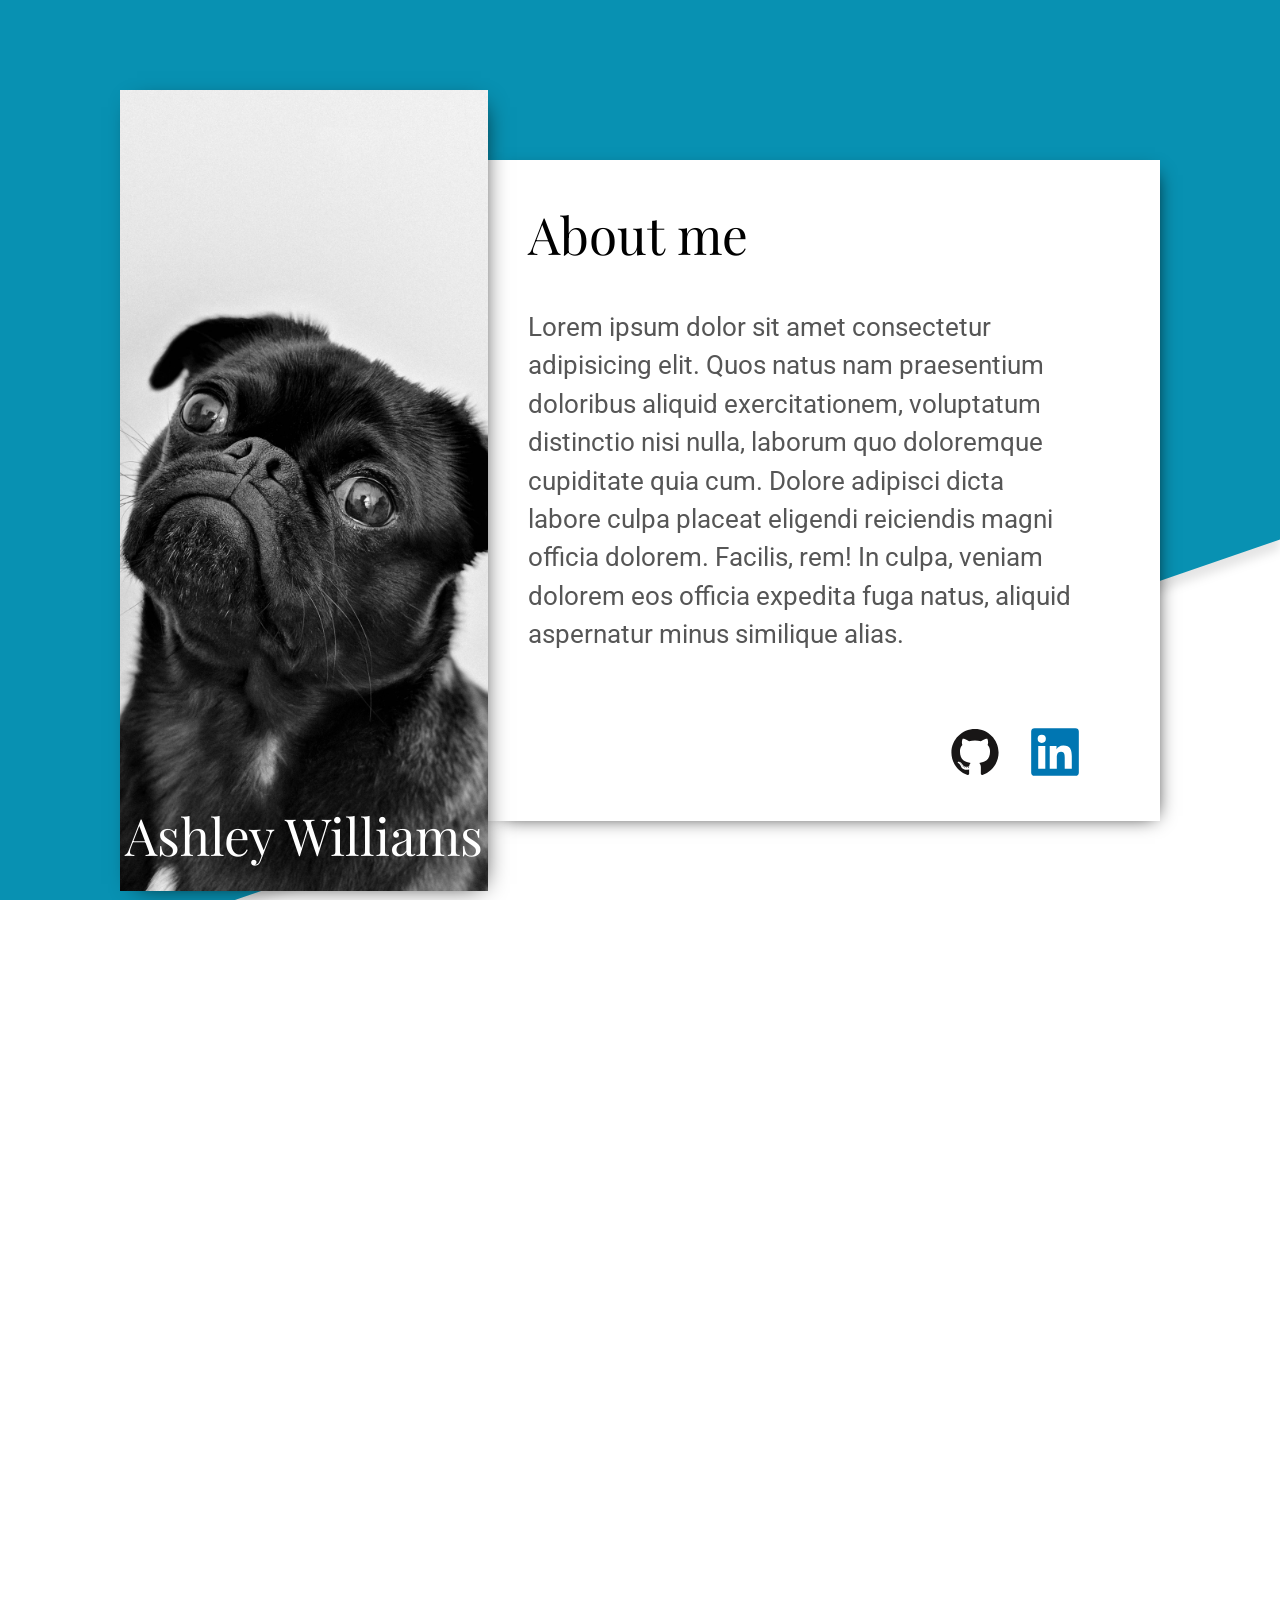
<file: index.html>
<!doctype html><html lang="en"><head><meta charset="UTF-8"><meta name="viewport" content="width=device-width,initial-scale=1"><title>Document</title><link rel="preconnect" href="https://fonts.googleapis.com"><link rel="preconnect" href="https://fonts.gstatic.com" crossorigin><link href="https://fonts.googleapis.com/css2?family=Playfair+Display:ital,wght@0,400..900;1,400..900&family=Roboto:ital,wght@0,100..900;1,100..900&display=swap" rel="stylesheet"><script defer="defer" src="main.js"></script></head><body><header><div class="slant-container"><div class="background-slant"></div></div><div class="imgContainer"><h1 class="textBehindImg">Ashley Williams</h1><img src="" alt="pic"></div><div class="aboutMeBox"><h1>About me</h1><p>Lorem ipsum dolor sit amet consectetur adipisicing elit. Quos natus nam praesentium doloribus aliquid exercitationem, voluptatum distinctio nisi nulla, laborum quo doloremque cupiditate quia cum. Dolore adipisci dicta labore culpa placeat eligendi reiciendis magni officia dolorem. Facilis, rem! In culpa, veniam dolorem eos officia expedita fuga natus, aliquid aspernatur minus similique alias.</p><div class="icons"><a href=""><svg viewBox="0 0 128 128"><g fill="#181616"><path fill-rule="evenodd" clip-rule="evenodd" d="M64 5.103c-33.347 0-60.388 27.035-60.388 60.388 0 26.682 17.303 49.317 41.297 57.303 3.017.56 4.125-1.31 4.125-2.905 0-1.44-.056-6.197-.082-11.243-16.8 3.653-20.345-7.125-20.345-7.125-2.747-6.98-6.705-8.836-6.705-8.836-5.48-3.748.413-3.67.413-3.67 6.063.425 9.257 6.223 9.257 6.223 5.386 9.23 14.127 6.562 17.573 5.02.542-3.903 2.107-6.568 3.834-8.076-13.413-1.525-27.514-6.704-27.514-29.843 0-6.593 2.36-11.98 6.223-16.21-.628-1.52-2.695-7.662.584-15.98 0 0 5.07-1.623 16.61 6.19C53.7 35 58.867 34.327 64 34.304c5.13.023 10.3.694 15.127 2.033 11.526-7.813 16.59-6.19 16.59-6.19 3.287 8.317 1.22 14.46.593 15.98 3.872 4.23 6.215 9.617 6.215 16.21 0 23.194-14.127 28.3-27.574 29.796 2.167 1.874 4.097 5.55 4.097 11.183 0 8.08-.07 14.583-.07 16.572 0 1.607 1.088 3.49 4.148 2.897 23.98-7.994 41.263-30.622 41.263-57.294C124.388 32.14 97.35 5.104 64 5.104z"></path><path d="M26.484 91.806c-.133.3-.605.39-1.035.185-.44-.196-.685-.605-.543-.906.13-.31.603-.395 1.04-.188.44.197.69.61.537.91zm2.446 2.729c-.287.267-.85.143-1.232-.28-.396-.42-.47-.983-.177-1.254.298-.266.844-.14 1.24.28.394.426.472.984.17 1.255zM31.312 98.012c-.37.258-.976.017-1.35-.52-.37-.538-.37-1.183.01-1.44.373-.258.97-.025 1.35.507.368.545.368 1.19-.01 1.452zm3.261 3.361c-.33.365-1.036.267-1.552-.23-.527-.487-.674-1.18-.343-1.544.336-.366 1.045-.264 1.564.23.527.486.686 1.18.333 1.543zm4.5 1.951c-.147.473-.825.688-1.51.486-.683-.207-1.13-.76-.99-1.238.14-.477.823-.7 1.512-.485.683.206 1.13.756.988 1.237zm4.943.361c.017.498-.563.91-1.28.92-.723.017-1.308-.387-1.315-.877 0-.503.568-.91 1.29-.924.717-.013 1.306.387 1.306.88zm4.598-.782c.086.485-.413.984-1.126 1.117-.7.13-1.35-.172-1.44-.653-.086-.498.422-.997 1.122-1.126.714-.123 1.354.17 1.444.663zm0 0"></path></g></svg> </a><a href=""><svg viewBox="0 0 128 128"><path fill="#0076b2" d="M116 3H12a8.91 8.91 0 00-9 8.8v104.42a8.91 8.91 0 009 8.78h104a8.93 8.93 0 009-8.81V11.77A8.93 8.93 0 00116 3z"></path><path fill="#fff" d="M21.06 48.73h18.11V107H21.06zm9.06-29a10.5 10.5 0 11-10.5 10.49 10.5 10.5 0 0110.5-10.49M50.53 48.73h17.36v8h.24c2.42-4.58 8.32-9.41 17.13-9.41C103.6 47.28 107 59.35 107 75v32H88.89V78.65c0-6.75-.12-15.44-9.41-15.44s-10.87 7.36-10.87 15V107H50.53z"></path></svg></a></div></div></header><main><h1>My Work</h1><div class="projectArea"><div class="projectBox"><div class="projectScreenShot"><h1 class="textBehindImg">screenshot of project</h1></div><div class="projectInfo"><div class="titleAndLinks"><h2>Project name</h2><a href=""><svg viewBox="0 0 128 128"><path fill="#F34F29" d="M124.737 58.378L69.621 3.264c-3.172-3.174-8.32-3.174-11.497 0L46.68 14.71l14.518 14.518c3.375-1.139 7.243-.375 9.932 2.314 2.703 2.706 3.461 6.607 2.294 9.993l13.992 13.993c3.385-1.167 7.292-.413 9.994 2.295 3.78 3.777 3.78 9.9 0 13.679a9.673 9.673 0 01-13.683 0 9.677 9.677 0 01-2.105-10.521L68.574 47.933l-.002 34.341a9.708 9.708 0 012.559 1.828c3.778 3.777 3.778 9.898 0 13.683-3.779 3.777-9.904 3.777-13.679 0-3.778-3.784-3.778-9.905 0-13.683a9.65 9.65 0 013.167-2.11V47.333a9.581 9.581 0 01-3.167-2.111c-2.862-2.86-3.551-7.06-2.083-10.576L41.056 20.333 3.264 58.123a8.133 8.133 0 000 11.5l55.117 55.114c3.174 3.174 8.32 3.174 11.499 0l54.858-54.858a8.135 8.135 0 00-.001-11.501z"></path></svg> </a><a href="" target=""><svg xmlns="http://www.w3.org/2000/svg" viewBox="0 0 24 24"><title>open-in-new</title><path d="M14,3V5H17.59L7.76,14.83L9.17,16.24L19,6.41V10H21V3M19,19H5V5H12V3H5C3.89,3 3,3.9 3,5V19A2,2 0 0,0 5,21H19A2,2 0 0,0 21,19V12H19V19Z"/></svg></a></div><p class="description">short description of project. Just a couple sentences will do.</p></div></div><div class="projectBox"><div class="projectScreenShot"><h1 class="textBehindImg">screenshot of project</h1></div><div class="projectInfo"><div class="titleAndLinks"><h2>Project name</h2><a href=""><svg viewBox="0 0 128 128"><path fill="#F34F29" d="M124.737 58.378L69.621 3.264c-3.172-3.174-8.32-3.174-11.497 0L46.68 14.71l14.518 14.518c3.375-1.139 7.243-.375 9.932 2.314 2.703 2.706 3.461 6.607 2.294 9.993l13.992 13.993c3.385-1.167 7.292-.413 9.994 2.295 3.78 3.777 3.78 9.9 0 13.679a9.673 9.673 0 01-13.683 0 9.677 9.677 0 01-2.105-10.521L68.574 47.933l-.002 34.341a9.708 9.708 0 012.559 1.828c3.778 3.777 3.778 9.898 0 13.683-3.779 3.777-9.904 3.777-13.679 0-3.778-3.784-3.778-9.905 0-13.683a9.65 9.65 0 013.167-2.11V47.333a9.581 9.581 0 01-3.167-2.111c-2.862-2.86-3.551-7.06-2.083-10.576L41.056 20.333 3.264 58.123a8.133 8.133 0 000 11.5l55.117 55.114c3.174 3.174 8.32 3.174 11.499 0l54.858-54.858a8.135 8.135 0 00-.001-11.501z"></path></svg> </a><a href="" target=""><svg xmlns="http://www.w3.org/2000/svg" viewBox="0 0 24 24"><title>open-in-new</title><path d="M14,3V5H17.59L7.76,14.83L9.17,16.24L19,6.41V10H21V3M19,19H5V5H12V3H5C3.89,3 3,3.9 3,5V19A2,2 0 0,0 5,21H19A2,2 0 0,0 21,19V12H19V19Z"/></svg></a></div><p class="description">short description of project. Just a couple sentences will do.</p></div></div><div class="projectBox"><div class="projectScreenShot"><h1 class="textBehindImg">screenshot of project</h1></div><div class="projectInfo"><div class="titleAndLinks"><h2>Project name</h2><a href=""><svg viewBox="0 0 128 128"><path fill="#F34F29" d="M124.737 58.378L69.621 3.264c-3.172-3.174-8.32-3.174-11.497 0L46.68 14.71l14.518 14.518c3.375-1.139 7.243-.375 9.932 2.314 2.703 2.706 3.461 6.607 2.294 9.993l13.992 13.993c3.385-1.167 7.292-.413 9.994 2.295 3.78 3.777 3.78 9.9 0 13.679a9.673 9.673 0 01-13.683 0 9.677 9.677 0 01-2.105-10.521L68.574 47.933l-.002 34.341a9.708 9.708 0 012.559 1.828c3.778 3.777 3.778 9.898 0 13.683-3.779 3.777-9.904 3.777-13.679 0-3.778-3.784-3.778-9.905 0-13.683a9.65 9.65 0 013.167-2.11V47.333a9.581 9.581 0 01-3.167-2.111c-2.862-2.86-3.551-7.06-2.083-10.576L41.056 20.333 3.264 58.123a8.133 8.133 0 000 11.5l55.117 55.114c3.174 3.174 8.32 3.174 11.499 0l54.858-54.858a8.135 8.135 0 00-.001-11.501z"></path></svg> </a><a href="" target=""><svg xmlns="http://www.w3.org/2000/svg" viewBox="0 0 24 24"><title>open-in-new</title><path d="M14,3V5H17.59L7.76,14.83L9.17,16.24L19,6.41V10H21V3M19,19H5V5H12V3H5C3.89,3 3,3.9 3,5V19A2,2 0 0,0 5,21H19A2,2 0 0,0 21,19V12H19V19Z"/></svg></a></div><p class="description">short description of project. Just a couple sentences will do.</p></div></div><div class="projectBox"><div class="projectScreenShot"><h1 class="textBehindImg">screenshot of project</h1></div><div class="projectInfo"><div class="titleAndLinks"><h2>Project name</h2><a href=""><svg viewBox="0 0 128 128"><path fill="#F34F29" d="M124.737 58.378L69.621 3.264c-3.172-3.174-8.32-3.174-11.497 0L46.68 14.71l14.518 14.518c3.375-1.139 7.243-.375 9.932 2.314 2.703 2.706 3.461 6.607 2.294 9.993l13.992 13.993c3.385-1.167 7.292-.413 9.994 2.295 3.78 3.777 3.78 9.9 0 13.679a9.673 9.673 0 01-13.683 0 9.677 9.677 0 01-2.105-10.521L68.574 47.933l-.002 34.341a9.708 9.708 0 012.559 1.828c3.778 3.777 3.778 9.898 0 13.683-3.779 3.777-9.904 3.777-13.679 0-3.778-3.784-3.778-9.905 0-13.683a9.65 9.65 0 013.167-2.11V47.333a9.581 9.581 0 01-3.167-2.111c-2.862-2.86-3.551-7.06-2.083-10.576L41.056 20.333 3.264 58.123a8.133 8.133 0 000 11.5l55.117 55.114c3.174 3.174 8.32 3.174 11.499 0l54.858-54.858a8.135 8.135 0 00-.001-11.501z"></path></svg> </a><a href="" target=""><svg xmlns="http://www.w3.org/2000/svg" viewBox="0 0 24 24"><title>open-in-new</title><path d="M14,3V5H17.59L7.76,14.83L9.17,16.24L19,6.41V10H21V3M19,19H5V5H12V3H5C3.89,3 3,3.9 3,5V19A2,2 0 0,0 5,21H19A2,2 0 0,0 21,19V12H19V19Z"/></svg></a></div><p class="description">short description of project. Just a couple sentences will do.</p></div></div><div class="projectBox"><div class="projectScreenShot"><h1 class="textBehindImg">screenshot of project</h1></div><div class="projectInfo"><div class="titleAndLinks"><h2>Project name</h2><a href=""><svg viewBox="0 0 128 128"><path fill="#F34F29" d="M124.737 58.378L69.621 3.264c-3.172-3.174-8.32-3.174-11.497 0L46.68 14.71l14.518 14.518c3.375-1.139 7.243-.375 9.932 2.314 2.703 2.706 3.461 6.607 2.294 9.993l13.992 13.993c3.385-1.167 7.292-.413 9.994 2.295 3.78 3.777 3.78 9.9 0 13.679a9.673 9.673 0 01-13.683 0 9.677 9.677 0 01-2.105-10.521L68.574 47.933l-.002 34.341a9.708 9.708 0 012.559 1.828c3.778 3.777 3.778 9.898 0 13.683-3.779 3.777-9.904 3.777-13.679 0-3.778-3.784-3.778-9.905 0-13.683a9.65 9.65 0 013.167-2.11V47.333a9.581 9.581 0 01-3.167-2.111c-2.862-2.86-3.551-7.06-2.083-10.576L41.056 20.333 3.264 58.123a8.133 8.133 0 000 11.5l55.117 55.114c3.174 3.174 8.32 3.174 11.499 0l54.858-54.858a8.135 8.135 0 00-.001-11.501z"></path></svg> </a><a href="" target=""><svg xmlns="http://www.w3.org/2000/svg" viewBox="0 0 24 24"><title>open-in-new</title><path d="M14,3V5H17.59L7.76,14.83L9.17,16.24L19,6.41V10H21V3M19,19H5V5H12V3H5C3.89,3 3,3.9 3,5V19A2,2 0 0,0 5,21H19A2,2 0 0,0 21,19V12H19V19Z"/></svg></a></div><p class="description">short description of project. Just a couple sentences will do.</p></div></div><div class="projectBox"><div class="projectScreenShot"><h1 class="textBehindImg">screenshot of project</h1></div><div class="projectInfo"><div class="titleAndLinks"><h2>Project name</h2><a href=""><svg viewBox="0 0 128 128"><path fill="#F34F29" d="M124.737 58.378L69.621 3.264c-3.172-3.174-8.32-3.174-11.497 0L46.68 14.71l14.518 14.518c3.375-1.139 7.243-.375 9.932 2.314 2.703 2.706 3.461 6.607 2.294 9.993l13.992 13.993c3.385-1.167 7.292-.413 9.994 2.295 3.78 3.777 3.78 9.9 0 13.679a9.673 9.673 0 01-13.683 0 9.677 9.677 0 01-2.105-10.521L68.574 47.933l-.002 34.341a9.708 9.708 0 012.559 1.828c3.778 3.777 3.778 9.898 0 13.683-3.779 3.777-9.904 3.777-13.679 0-3.778-3.784-3.778-9.905 0-13.683a9.65 9.65 0 013.167-2.11V47.333a9.581 9.581 0 01-3.167-2.111c-2.862-2.86-3.551-7.06-2.083-10.576L41.056 20.333 3.264 58.123a8.133 8.133 0 000 11.5l55.117 55.114c3.174 3.174 8.32 3.174 11.499 0l54.858-54.858a8.135 8.135 0 00-.001-11.501z"></path></svg> </a><a href="" target=""><svg xmlns="http://www.w3.org/2000/svg" viewBox="0 0 24 24"><title>open-in-new</title><path d="M14,3V5H17.59L7.76,14.83L9.17,16.24L19,6.41V10H21V3M19,19H5V5H12V3H5C3.89,3 3,3.9 3,5V19A2,2 0 0,0 5,21H19A2,2 0 0,0 21,19V12H19V19Z"/></svg></a></div><p class="description">short description of project. Just a couple sentences will do.</p></div></div></div></main><footer><div class="contactInfo"><h1>Contact me</h1><p class="spacedP">Please get in touch if you think our work could be mutually beneficial!</p><p>1234 Random Road</p><p class="spacedP">Random Town, California 12345</p><div class="info"><svg xmlns="http://www.w3.org/2000/svg" viewBox="0 0 24 24" fill="white"><title>phone-outline</title><path d="M20,15.5C18.8,15.5 17.5,15.3 16.4,14.9C16.3,14.9 16.2,14.9 16.1,14.9C15.8,14.9 15.6,15 15.4,15.2L13.2,17.4C10.4,15.9 8,13.6 6.6,10.8L8.8,8.6C9.1,8.3 9.2,7.9 9,7.6C8.7,6.5 8.5,5.2 8.5,4C8.5,3.5 8,3 7.5,3H4C3.5,3 3,3.5 3,4C3,13.4 10.6,21 20,21C20.5,21 21,20.5 21,20V16.5C21,16 20.5,15.5 20,15.5M5,5H6.5C6.6,5.9 6.8,6.8 7,7.6L5.8,8.8C5.4,7.6 5.1,6.3 5,5M19,19C17.7,18.9 16.4,18.6 15.2,18.2L16.4,17C17.2,17.2 18.1,17.4 19,17.4V19Z"/></svg><p>555-555-5555</p></div><div class="info"><svg xmlns="http://www.w3.org/2000/svg" viewBox="0 0 24 24" fill="white"><title>email-outline</title><path d="M22 6C22 4.9 21.1 4 20 4H4C2.9 4 2 4.9 2 6V18C2 19.1 2.9 20 4 20H20C21.1 20 22 19.1 22 18V6M20 6L12 11L4 6H20M20 18H4V8L12 13L20 8V18Z"/></svg><p>ashleywilliams.is.not.real@gmail.com</p></div><div class="footerIcons"><a href=""><svg viewBox="0 0 128 128"><g fill="#181616"><path fill-rule="evenodd" clip-rule="evenodd" d="M64 5.103c-33.347 0-60.388 27.035-60.388 60.388 0 26.682 17.303 49.317 41.297 57.303 3.017.56 4.125-1.31 4.125-2.905 0-1.44-.056-6.197-.082-11.243-16.8 3.653-20.345-7.125-20.345-7.125-2.747-6.98-6.705-8.836-6.705-8.836-5.48-3.748.413-3.67.413-3.67 6.063.425 9.257 6.223 9.257 6.223 5.386 9.23 14.127 6.562 17.573 5.02.542-3.903 2.107-6.568 3.834-8.076-13.413-1.525-27.514-6.704-27.514-29.843 0-6.593 2.36-11.98 6.223-16.21-.628-1.52-2.695-7.662.584-15.98 0 0 5.07-1.623 16.61 6.19C53.7 35 58.867 34.327 64 34.304c5.13.023 10.3.694 15.127 2.033 11.526-7.813 16.59-6.19 16.59-6.19 3.287 8.317 1.22 14.46.593 15.98 3.872 4.23 6.215 9.617 6.215 16.21 0 23.194-14.127 28.3-27.574 29.796 2.167 1.874 4.097 5.55 4.097 11.183 0 8.08-.07 14.583-.07 16.572 0 1.607 1.088 3.49 4.148 2.897 23.98-7.994 41.263-30.622 41.263-57.294C124.388 32.14 97.35 5.104 64 5.104z"></path><path d="M26.484 91.806c-.133.3-.605.39-1.035.185-.44-.196-.685-.605-.543-.906.13-.31.603-.395 1.04-.188.44.197.69.61.537.91zm2.446 2.729c-.287.267-.85.143-1.232-.28-.396-.42-.47-.983-.177-1.254.298-.266.844-.14 1.24.28.394.426.472.984.17 1.255zM31.312 98.012c-.37.258-.976.017-1.35-.52-.37-.538-.37-1.183.01-1.44.373-.258.97-.025 1.35.507.368.545.368 1.19-.01 1.452zm3.261 3.361c-.33.365-1.036.267-1.552-.23-.527-.487-.674-1.18-.343-1.544.336-.366 1.045-.264 1.564.23.527.486.686 1.18.333 1.543zm4.5 1.951c-.147.473-.825.688-1.51.486-.683-.207-1.13-.76-.99-1.238.14-.477.823-.7 1.512-.485.683.206 1.13.756.988 1.237zm4.943.361c.017.498-.563.91-1.28.92-.723.017-1.308-.387-1.315-.877 0-.503.568-.91 1.29-.924.717-.013 1.306.387 1.306.88zm4.598-.782c.086.485-.413.984-1.126 1.117-.7.13-1.35-.172-1.44-.653-.086-.498.422-.997 1.122-1.126.714-.123 1.354.17 1.444.663zm0 0"></path></g></svg> </a><a href=""><svg viewBox="0 0 128 128"><path fill="#0076b2" d="M116 3H12a8.91 8.91 0 00-9 8.8v104.42a8.91 8.91 0 009 8.78h104a8.93 8.93 0 009-8.81V11.77A8.93 8.93 0 00116 3z"></path><path fill="#fff" d="M21.06 48.73h18.11V107H21.06zm9.06-29a10.5 10.5 0 11-10.5 10.49 10.5 10.5 0 0110.5-10.49M50.53 48.73h17.36v8h.24c2.42-4.58 8.32-9.41 17.13-9.41C103.6 47.28 107 59.35 107 75v32H88.89V78.65c0-6.75-.12-15.44-9.41-15.44s-10.87 7.36-10.87 15V107H50.53z"></path></svg></a></div></div><div class="footerPicBox"><img src="" alt="dog"></div></footer></body></html>
</file>
